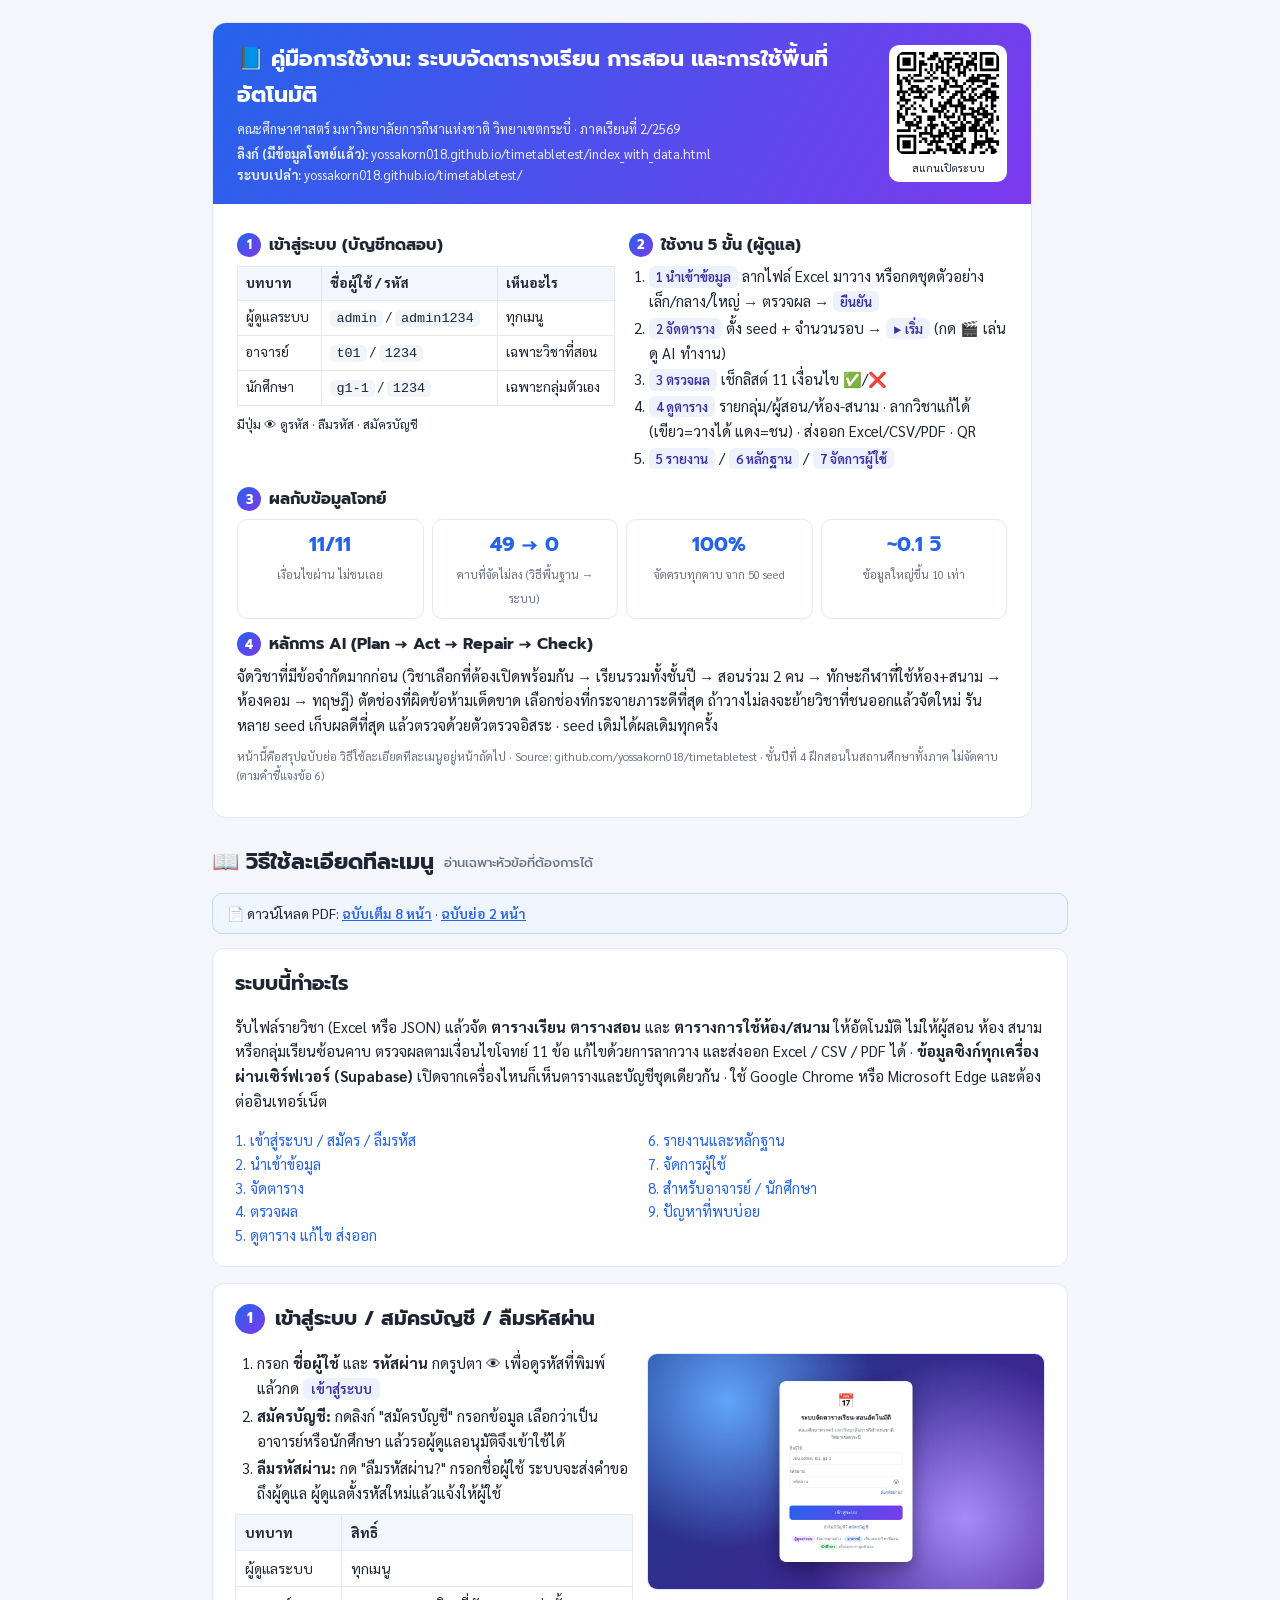
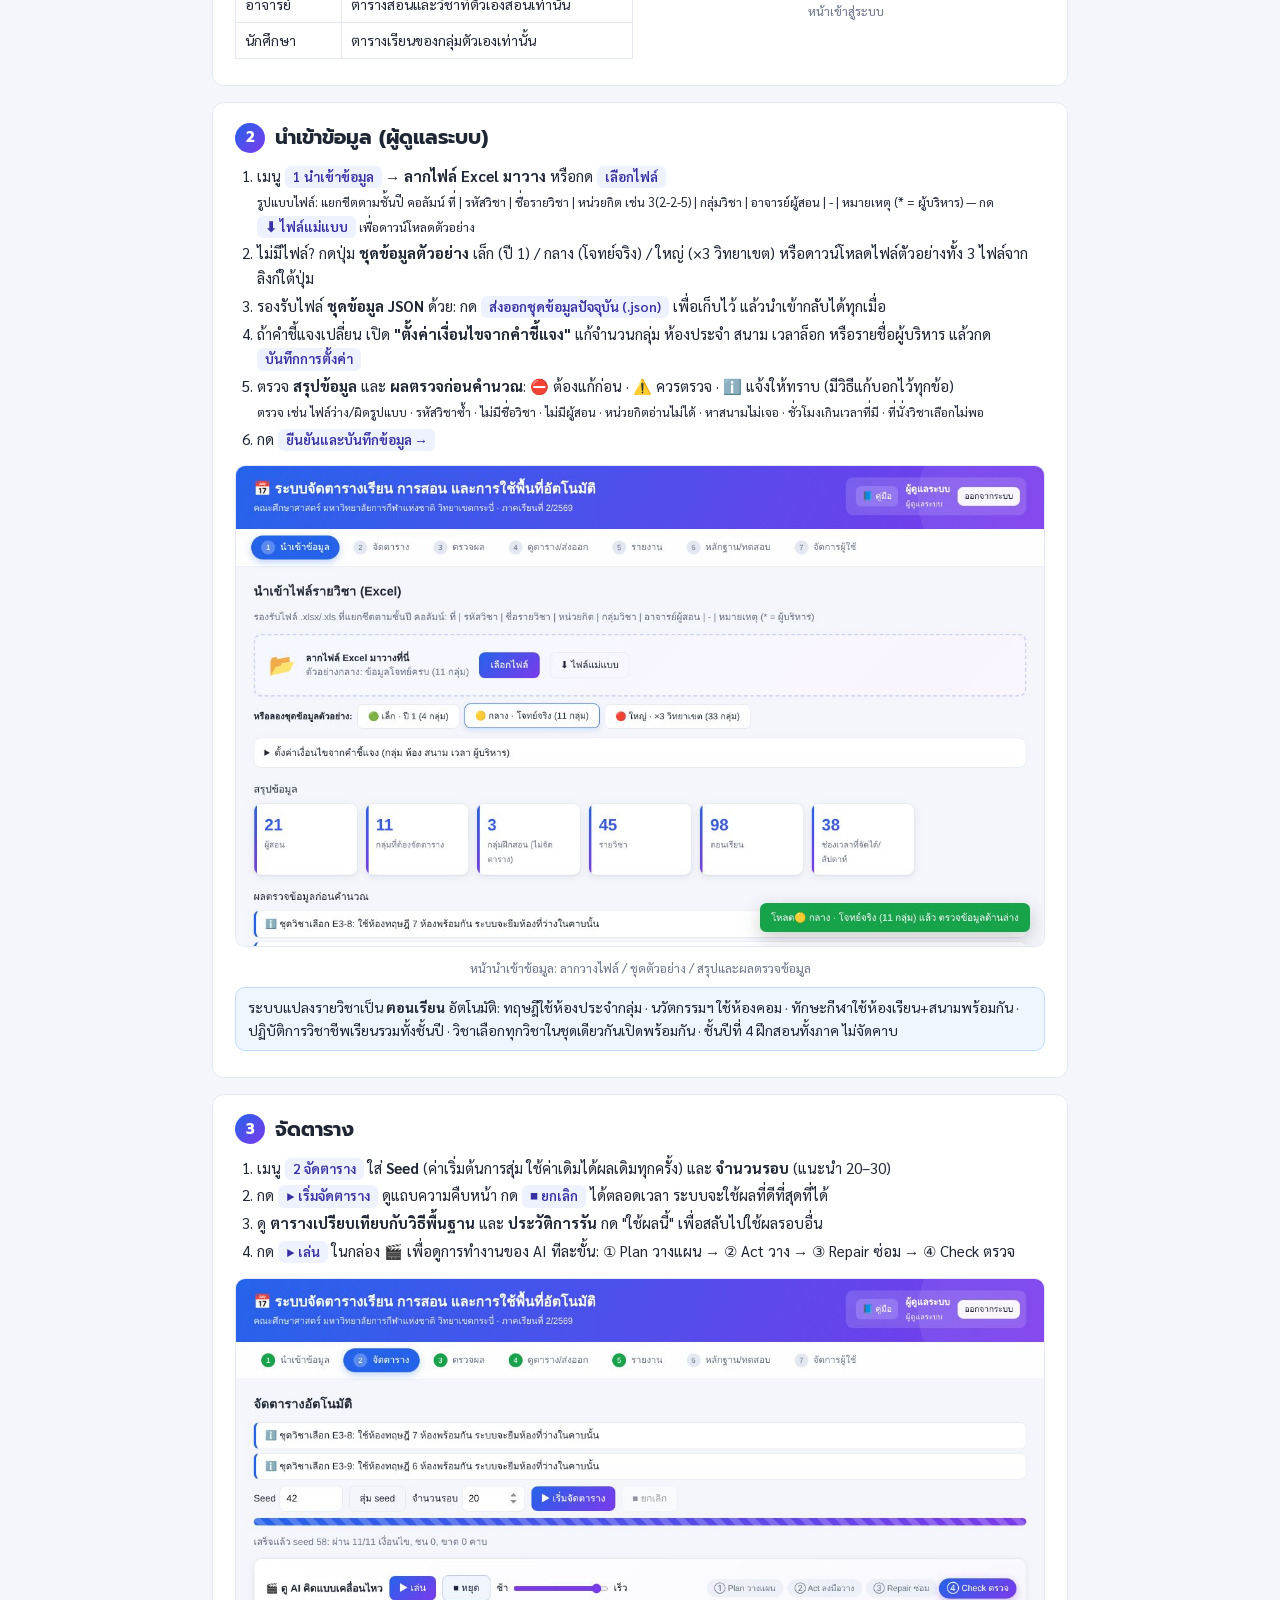
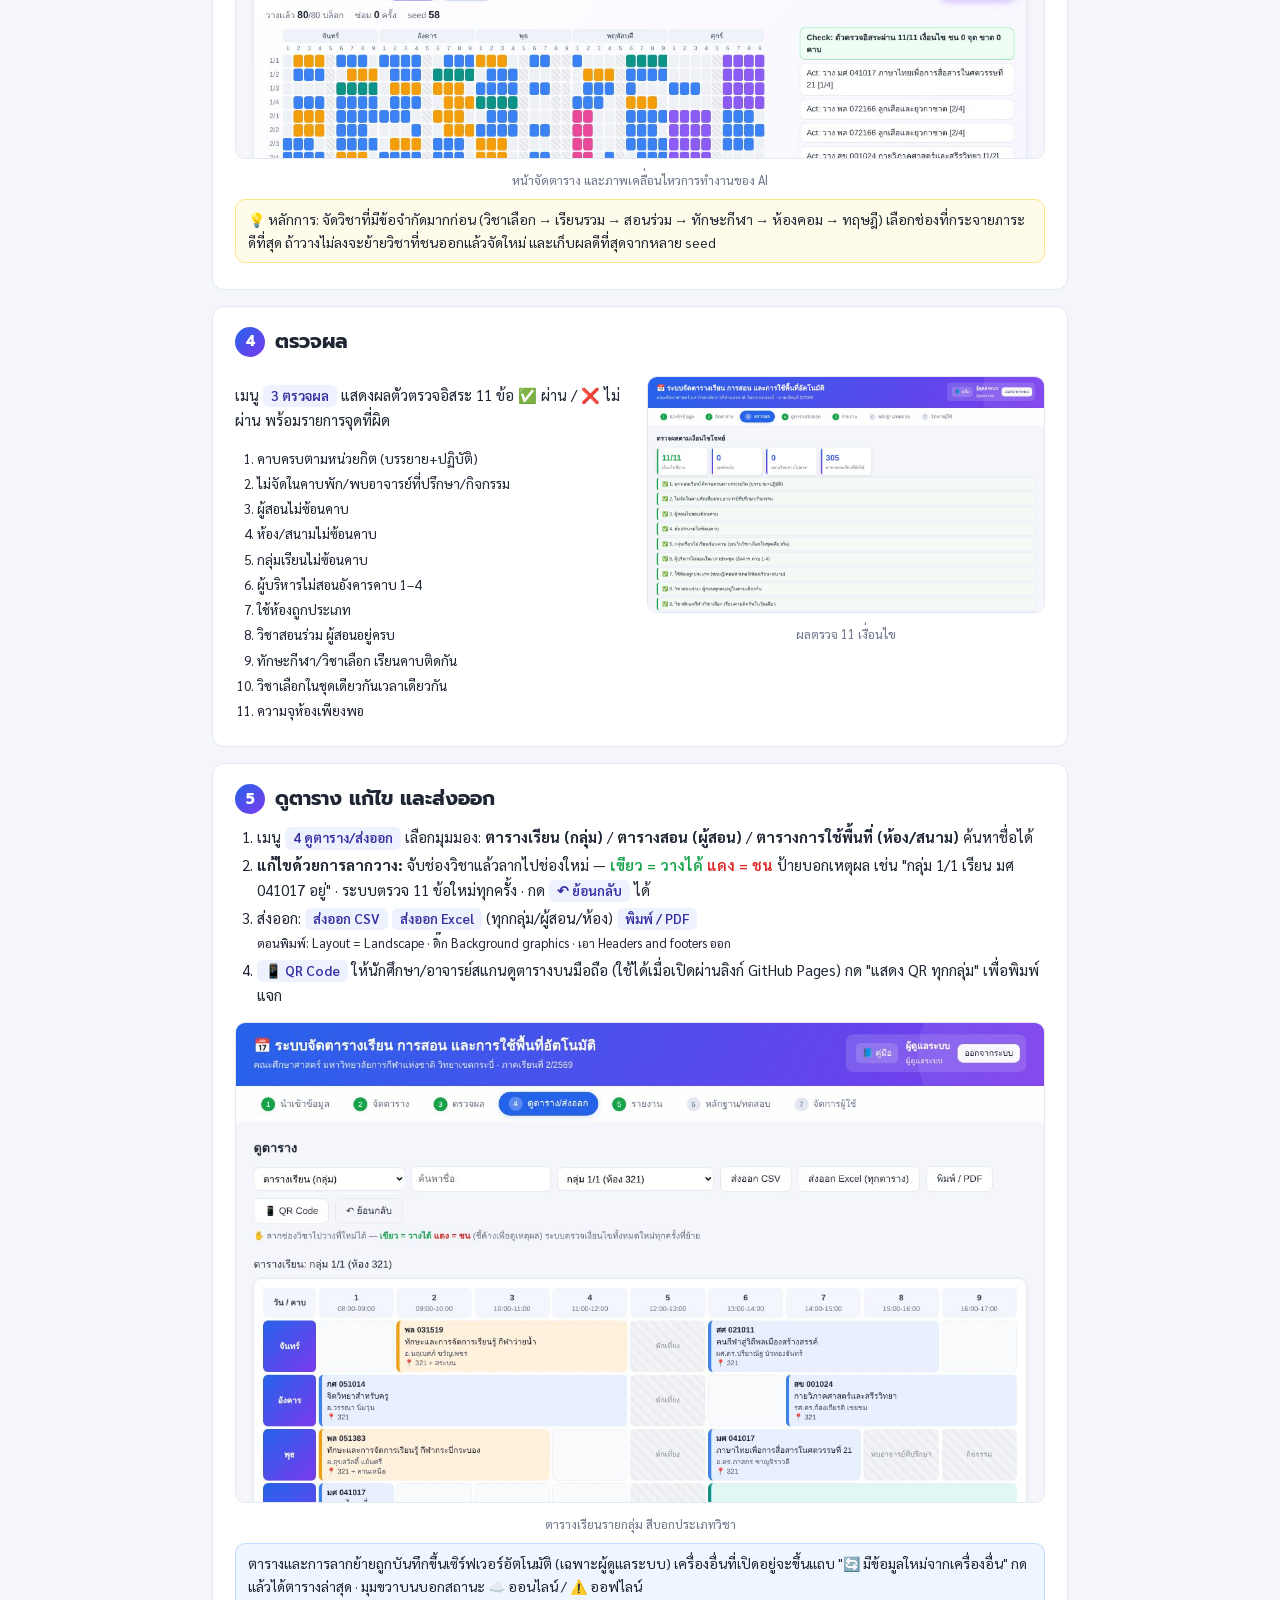
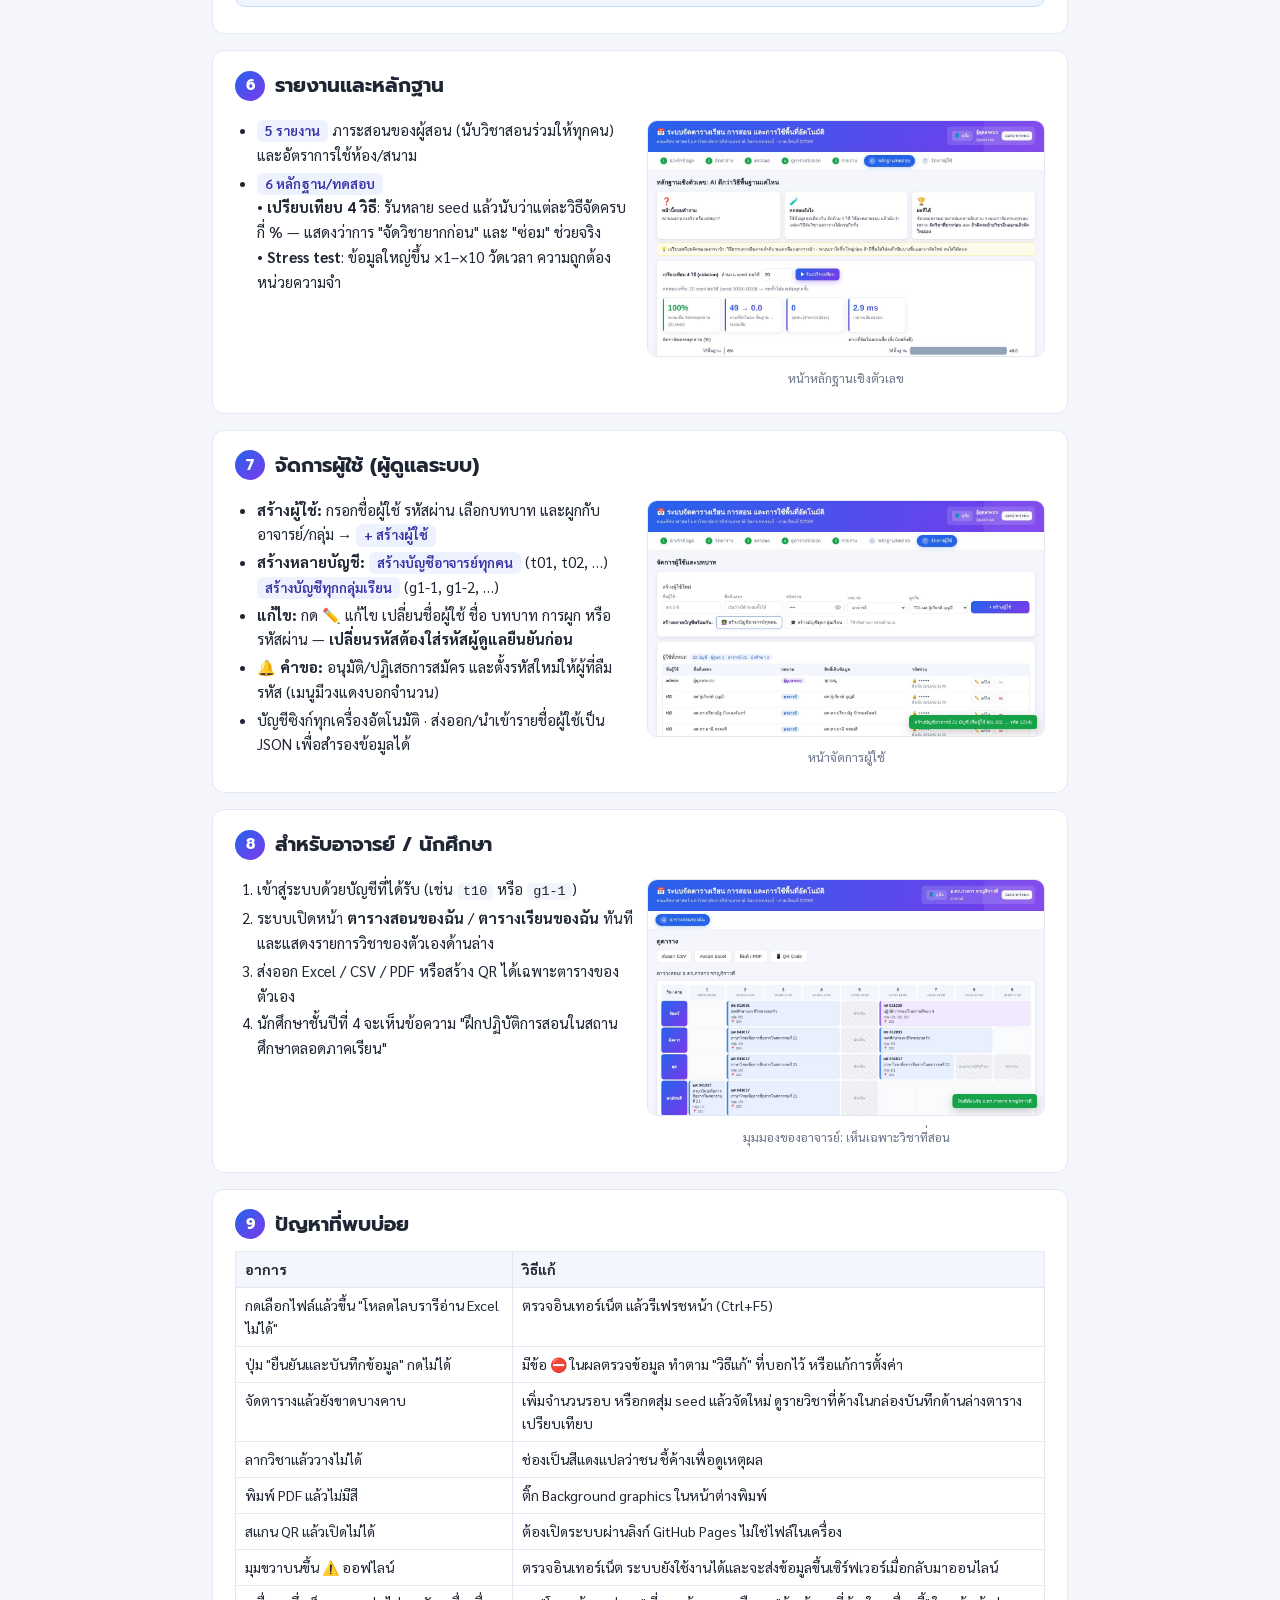
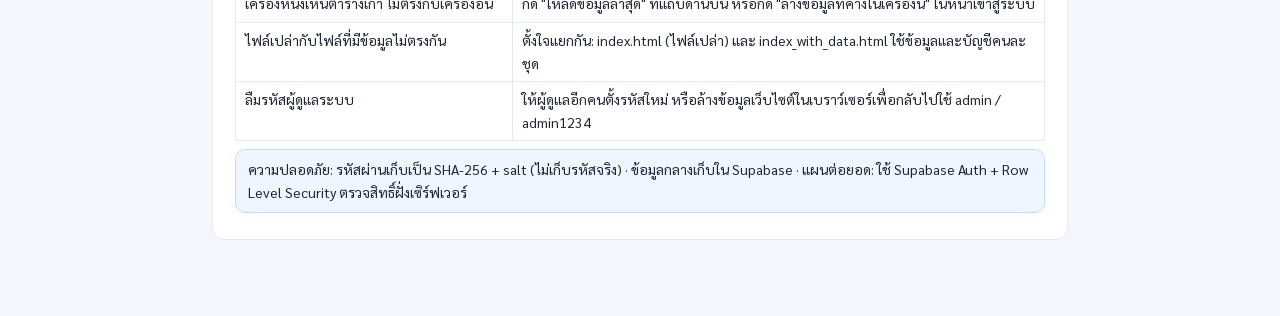
<file: manual.html>
<!DOCTYPE html>
<html lang="th">
<head>
<meta charset="utf-8">
<meta name="viewport" content="width=device-width, initial-scale=1">
<title>คู่มือการใช้งาน — ระบบจัดตารางเรียน-สอนอัตโนมัติ</title>
<link href="https://fonts.googleapis.com/css2?family=Prompt:wght@500;600&family=Sarabun:wght@400;600;700&display=swap" rel="stylesheet">
<style>
  :root { --pri: #2563eb; --pri2: #7c3aed; --line: #e3e8f2; --muted: #6b7489; }
  * { box-sizing: border-box; }
  body { margin: 0; font-family: "Sarabun", "Leelawadee UI", Tahoma, sans-serif; color: #1e2533; background: #f4f6fb; line-height: 1.65; font-size: 15px; }
  h1, h2, h3 { font-family: "Prompt", "Sarabun", sans-serif; }
  .wrap { max-width: 900px; margin: 0 auto; padding: 0 22px 60px; }
  header { background: linear-gradient(120deg, var(--pri), var(--pri2)); color: #fff; padding: 30px 22px; margin-bottom: 22px; }
  header .wrap { padding-bottom: 0; }
  header h1 { margin: 0; font-size: 26px; } header p { margin: 6px 0 0; opacity: .9; }
  .card { background: #fff; border: 1px solid var(--line); border-radius: 12px; padding: 18px 22px; margin-bottom: 16px; }
  h2 { font-size: 20px; margin: 0 0 10px; display: flex; align-items: center; gap: 10px; }
  h2 .n { background: linear-gradient(135deg, var(--pri), var(--pri2)); color: #fff; width: 30px; height: 30px; border-radius: 50%; display: inline-grid; place-items: center; font-size: 15px; flex: none; }
  h3 { font-size: 16px; margin: 14px 0 6px; }
  ol, ul { margin: 6px 0; padding-left: 22px; } li { margin: 3px 0; }
  img { width: 100%; border: 1px solid var(--line); border-radius: 10px; margin: 8px 0 4px; }
  .cap { font-size: 12.5px; color: var(--muted); text-align: center; margin: 0 0 6px; }
  table { border-collapse: collapse; width: 100%; font-size: 14px; margin: 8px 0; }
  th, td { border: 1px solid var(--line); padding: 6px 9px; text-align: left; vertical-align: top; }
  th { background: #f3f6fc; }
  .tip { background: #fffbeb; border: 1px solid #fde68a; border-radius: 10px; padding: 8px 12px; font-size: 14px; margin: 8px 0; }
  .note { background: #eff6ff; border: 1px solid #bfdbfe; border-radius: 10px; padding: 8px 12px; font-size: 14px; margin: 8px 0; }
  code, kbd { background: #f1f5f9; border-radius: 5px; padding: 1px 6px; font-size: 13.5px; }
  .b { display: inline-block; padding: 0 8px; border-radius: 6px; background: #eef2ff; color: #3730a3; font-size: 13.5px; font-weight: 600; }
  .two { display: grid; grid-template-columns: 1fr 1fr; gap: 14px; }
  .toc { columns: 2; font-size: 14.5px; } .toc a { color: var(--pri); text-decoration: none; }
  @media (max-width: 700px) { .two { grid-template-columns: 1fr; } .toc { columns: 1; } }
  @media print {
    @page { size: A4; margin: 12mm; }
    * { -webkit-print-color-adjust: exact; print-color-adjust: exact; }
    body { background: #fff; font-size: 12.5px; }
    header { padding: 16px 18px; margin-bottom: 12px; border-radius: 10px; } header h1 { font-size: 21px; }
    .wrap { padding: 0; }
    .card { break-inside: avoid; padding: 12px 16px; margin-bottom: 10px; }
    .card.big { break-inside: avoid; } h2 { break-after: avoid; }
    img { max-height: 320px; object-fit: contain; object-position: top; }
    h2 { font-size: 17px; }
  }
.quick .page{max-width:820px;margin:20px auto;background:#fff;border-radius:14px;overflow:hidden;border:1px solid var(--line)}
.quick .head{background:linear-gradient(120deg,var(--pri),var(--pri2));color:#fff;padding:18px 24px;display:flex;justify-content:space-between;gap:16px;align-items:center}
.quick .head h1{margin:0;font-size:22px}
.quick .head p{margin:4px 0 0;opacity:.9;font-size:13px}
.quick .qr{background:#fff;border-radius:10px;padding:6px;width:118px;text-align:center;color:#1e2533;font-size:10.5px;flex:none}
.quick .qr svg{width:104px;height:104px}
.quick .body{padding:16px 24px 20px}
.quick h2{font-size:16px;margin:12px 0 6px;display:flex;gap:8px;align-items:center}
.quick h2 .n{background:linear-gradient(135deg,var(--pri),var(--pri2));color:#fff;width:24px;height:24px;border-radius:50%;display:inline-grid;place-items:center;font-size:13px}
.quick table{border-collapse:collapse;width:100%;font-size:13.5px}
.quick th,.quick td{border:1px solid var(--line);padding:5px 8px;text-align:left;vertical-align:top}
.quick th{background:#f3f6fc}
.quick code{background:#f1f5f9;border-radius:5px;padding:1px 6px}
.quick .b{display:inline-block;padding:0 7px;border-radius:6px;background:#eef2ff;color:#3730a3;font-weight:600;font-size:13px}
.quick ol{margin:4px 0;padding-left:20px}
.quick li{margin:2px 0}
.quick .grid{display:grid;grid-template-columns:1fr 1fr;gap:14px}
.quick .hl{display:grid;grid-template-columns:repeat(4,1fr);gap:8px;margin-top:6px}
.quick .hl div{border:1px solid var(--line);border-radius:10px;padding:8px;text-align:center}
.quick .hl b{display:block;font-size:20px;font-family:"Prompt",sans-serif;color:var(--pri)}
.quick .hl span{font-size:11.5px;color:var(--muted)}
.quick .foot{font-size:11.5px;color:var(--muted);margin-top:10px}
.quick{max-width:900px;margin:22px auto 26px;padding:0 22px}
.quick .page{margin:0}
@media print{.quick{padding:0;margin:0;break-after:page}.quick .page{border:0;border-radius:10px}}
.parttitle{font-family:"Prompt",sans-serif;font-size:22px;margin:6px 0 12px;display:flex;align-items:center;gap:10px}
.parttitle span{font-size:13px;font-weight:500;color:#6b7489}

.dlpdf{background:#eff6ff;border:1px solid #bfdbfe;border-radius:10px;padding:8px 14px;margin:0 0 14px;font-size:14px}.dlpdf a{color:#2563eb;font-weight:600}
@media print{.dlpdf{display:none}}
</style>
</head>
<body>
<div class="quick"><div class="page">
<div class="head"><div><h1>📘 คู่มือการใช้งาน: ระบบจัดตารางเรียน การสอน และการใช้พื้นที่อัตโนมัติ</h1>
<p>คณะศึกษาศาสตร์ มหาวิทยาลัยการกีฬาแห่งชาติ วิทยาเขตกระบี่ · ภาคเรียนที่ 2/2569</p>
<p><b>ลิงก์ (มีข้อมูลโจทย์แล้ว):</b> yossakorn018.github.io/timetabletest/index_with_data.html<br><b>ระบบเปล่า:</b> yossakorn018.github.io/timetabletest/</p></div>
<div class="qr"><img src="manual/qr.svg" alt="QR" style="width:104px;height:104px;border:0;margin:0"><br>สแกนเปิดระบบ</div></div>
<div class="body">
<div class="grid">
<div><h2><span class="n">1</span>เข้าสู่ระบบ (บัญชีทดสอบ)</h2>
<table><tr><th>บทบาท</th><th>ชื่อผู้ใช้ / รหัส</th><th>เห็นอะไร</th></tr>
<tr><td>ผู้ดูแลระบบ</td><td><code>admin</code> / <code>admin1234</code></td><td>ทุกเมนู</td></tr>
<tr><td>อาจารย์</td><td><code>t01</code> / <code>1234</code></td><td>เฉพาะวิชาที่สอน</td></tr>
<tr><td>นักศึกษา</td><td><code>g1-1</code> / <code>1234</code></td><td>เฉพาะกลุ่มตัวเอง</td></tr></table>
<p style="margin:4px 0 0;font-size:12.5px">มีปุ่ม 👁 ดูรหัส · ลืมรหัส · สมัครบัญชี</p></div>
<div><h2><span class="n">2</span>ใช้งาน 5 ขั้น (ผู้ดูแล)</h2>
<ol><li><span class="b">1 นำเข้าข้อมูล</span> ลากไฟล์ Excel มาวาง หรือกดชุดตัวอย่าง เล็ก/กลาง/ใหญ่ → ตรวจผล → <span class="b">ยืนยัน</span></li>
<li><span class="b">2 จัดตาราง</span> ตั้ง seed + จำนวนรอบ → <span class="b">▶ เริ่ม</span> (กด 🎬 เล่น ดู AI ทำงาน)</li>
<li><span class="b">3 ตรวจผล</span> เช็กลิสต์ 11 เงื่อนไข ✅/❌</li>
<li><span class="b">4 ดูตาราง</span> รายกลุ่ม/ผู้สอน/ห้อง-สนาม · ลากวิชาแก้ได้ (เขียว=วางได้ แดง=ชน) · ส่งออก Excel/CSV/PDF · QR</li>
<li><span class="b">5 รายงาน</span> / <span class="b">6 หลักฐาน</span> / <span class="b">7 จัดการผู้ใช้</span></li></ol></div>
</div>
<h2><span class="n">3</span>ผลกับข้อมูลโจทย์</h2>
<div class="hl"><div><b>11/11</b><span>เงื่อนไขผ่าน ไม่ชนเลย</span></div><div><b>49 → 0</b><span>คาบที่จัดไม่ลง (วิธีพื้นฐาน → ระบบ)</span></div>
<div><b>100%</b><span>จัดครบทุกคาบ จาก 50 seed</span></div><div><b>~0.1 วิ</b><span>ข้อมูลใหญ่ขึ้น 10 เท่า</span></div></div>
<h2><span class="n">4</span>หลักการ AI (Plan → Act → Repair → Check)</h2>
<p style="margin:0">จัดวิชาที่มีข้อจำกัดมากก่อน (วิชาเลือกที่ต้องเปิดพร้อมกัน → เรียนรวมทั้งชั้นปี → สอนร่วม 2 คน → ทักษะกีฬาที่ใช้ห้อง+สนาม → ห้องคอม → ทฤษฎี)
ตัดช่องที่ผิดข้อห้ามเด็ดขาด เลือกช่องที่กระจายภาระดีที่สุด ถ้าวางไม่ลงจะย้ายวิชาที่ชนออกแล้วจัดใหม่ รันหลาย seed เก็บผลดีที่สุด แล้วตรวจด้วยตัวตรวจอิสระ · seed เดิมได้ผลเดิมทุกครั้ง</p>
<p class="foot">หน้านี้คือสรุปฉบับย่อ วิธีใช้ละเอียดทีละเมนูอยู่หน้าถัดไป · Source: github.com/yossakorn018/timetabletest · ชั้นปีที่ 4 ฝึกสอนในสถานศึกษาทั้งภาค ไม่จัดคาบ (ตามคำชี้แจงข้อ 6)</p>
</div></div>
</div>
<div class="wrap">

<h2 class="parttitle">📖 วิธีใช้ละเอียดทีละเมนู <span>อ่านเฉพาะหัวข้อที่ต้องการได้</span></h2>
<p class="dlpdf">📄 ดาวน์โหลด PDF: <a href="คู่มือการใช้งาน_ฉบับเต็ม.pdf" download>ฉบับเต็ม 8 หน้า</a> · <a href="คู่มือการใช้งาน.pdf" download>ฉบับย่อ 2 หน้า</a></p>
<div class="card">
  <h2>ระบบนี้ทำอะไร</h2>
  <p>รับไฟล์รายวิชา (Excel หรือ JSON) แล้วจัด <b>ตารางเรียน</b> <b>ตารางสอน</b> และ <b>ตารางการใช้ห้อง/สนาม</b> ให้อัตโนมัติ ไม่ให้ผู้สอน ห้อง สนาม หรือกลุ่มเรียนซ้อนคาบ
     ตรวจผลตามเงื่อนไขโจทย์ 11 ข้อ แก้ไขด้วยการลากวาง และส่งออก Excel / CSV / PDF ได้ · <b>ข้อมูลซิงก์ทุกเครื่องผ่านเซิร์ฟเวอร์ (Supabase)</b> เปิดจากเครื่องไหนก็เห็นตารางและบัญชีชุดเดียวกัน · ใช้ Google Chrome หรือ Microsoft Edge และต้องต่ออินเทอร์เน็ต</p>
  <div class="toc">
    <a href="#s1">1. เข้าสู่ระบบ / สมัคร / ลืมรหัส</a><br><a href="#s2">2. นำเข้าข้อมูล</a><br><a href="#s3">3. จัดตาราง</a><br>
    <a href="#s4">4. ตรวจผล</a><br><a href="#s5">5. ดูตาราง แก้ไข ส่งออก</a><br><a href="#s6">6. รายงานและหลักฐาน</a><br>
    <a href="#s7">7. จัดการผู้ใช้</a><br><a href="#s8">8. สำหรับอาจารย์ / นักศึกษา</a><br><a href="#s9">9. ปัญหาที่พบบ่อย</a>
  </div>
</div>
<div class="card" id="s1">
  <h2><span class="n">1</span>เข้าสู่ระบบ / สมัครบัญชี / ลืมรหัสผ่าน</h2>
  <div class="two">
    <div>
      <ol>
        <li>กรอก <b>ชื่อผู้ใช้</b> และ <b>รหัสผ่าน</b> กดรูปตา 👁 เพื่อดูรหัสที่พิมพ์ แล้วกด <span class="b">เข้าสู่ระบบ</span></li>
        <li><b>สมัครบัญชี:</b> กดลิงก์ "สมัครบัญชี" กรอกข้อมูล เลือกว่าเป็นอาจารย์หรือนักศึกษา แล้วรอผู้ดูแลอนุมัติจึงเข้าใช้ได้</li>
        <li><b>ลืมรหัสผ่าน:</b> กด "ลืมรหัสผ่าน?" กรอกชื่อผู้ใช้ ระบบจะส่งคำขอถึงผู้ดูแล ผู้ดูแลตั้งรหัสใหม่แล้วแจ้งให้ผู้ใช้</li>
      </ol>
      <table><tr><th>บทบาท</th><th>สิทธิ์</th></tr>
        <tr><td>ผู้ดูแลระบบ</td><td>ทุกเมนู</td></tr>
        <tr><td>อาจารย์</td><td>ตารางสอนและวิชาที่ตัวเองสอนเท่านั้น</td></tr>
        <tr><td>นักศึกษา</td><td>ตารางเรียนของกลุ่มตัวเองเท่านั้น</td></tr></table>
    </div>
    <div><img src="manual/01-login.jpg" alt="หน้าเข้าสู่ระบบ"><p class="cap">หน้าเข้าสู่ระบบ</p></div>
  </div>
</div>

<div class="card big" id="s2">
  <h2><span class="n">2</span>นำเข้าข้อมูล (ผู้ดูแลระบบ)</h2>
  <ol>
    <li>เมนู <span class="b">1 นำเข้าข้อมูล</span> → <b>ลากไฟล์ Excel มาวาง</b> หรือกด <span class="b">เลือกไฟล์</span>
      <br><small>รูปแบบไฟล์: แยกชีตตามชั้นปี คอลัมน์ ที่ | รหัสวิชา | ชื่อรายวิชา | หน่วยกิต เช่น 3(2-2-5) | กลุ่มวิชา | อาจารย์ผู้สอน | - | หมายเหตุ (* = ผู้บริหาร) — กด <span class="b">⬇ ไฟล์แม่แบบ</span> เพื่อดาวน์โหลดตัวอย่าง</small></li>
    <li>ไม่มีไฟล์? กดปุ่ม <b>ชุดข้อมูลตัวอย่าง</b> เล็ก (ปี 1) / กลาง (โจทย์จริง) / ใหญ่ (×3 วิทยาเขต) หรือดาวน์โหลดไฟล์ตัวอย่างทั้ง 3 ไฟล์จากลิงก์ใต้ปุ่ม</li>
    <li>รองรับไฟล์ <b>ชุดข้อมูล JSON</b> ด้วย: กด <span class="b">ส่งออกชุดข้อมูลปัจจุบัน (.json)</span> เพื่อเก็บไว้ แล้วนำเข้ากลับได้ทุกเมื่อ</li>
    <li>ถ้าคำชี้แจงเปลี่ยน เปิด <b>"ตั้งค่าเงื่อนไขจากคำชี้แจง"</b> แก้จำนวนกลุ่ม ห้องประจำ สนาม เวลาล็อก หรือรายชื่อผู้บริหาร แล้วกด <span class="b">บันทึกการตั้งค่า</span></li>
    <li>ตรวจ <b>สรุปข้อมูล</b> และ <b>ผลตรวจก่อนคำนวณ</b>: ⛔ ต้องแก้ก่อน · ⚠️ ควรตรวจ · ℹ️ แจ้งให้ทราบ (มีวิธีแก้บอกไว้ทุกข้อ)
      <br><small>ตรวจ เช่น ไฟล์ว่าง/ผิดรูปแบบ · รหัสวิชาซ้ำ · ไม่มีชื่อวิชา · ไม่มีผู้สอน · หน่วยกิตอ่านไม่ได้ · หาสนามไม่เจอ · ชั่วโมงเกินเวลาที่มี · ที่นั่งวิชาเลือกไม่พอ</small></li>
    <li>กด <span class="b">ยืนยันและบันทึกข้อมูล →</span></li>
  </ol>
  <img src="manual/02-import.jpg" alt="หน้านำเข้าข้อมูล"><p class="cap">หน้านำเข้าข้อมูล: ลากวางไฟล์ / ชุดตัวอย่าง / สรุปและผลตรวจข้อมูล</p>
  <div class="note">ระบบแปลงรายวิชาเป็น <b>ตอนเรียน</b> อัตโนมัติ: ทฤษฎีใช้ห้องประจำกลุ่ม · นวัตกรรมฯ ใช้ห้องคอม · ทักษะกีฬาใช้ห้องเรียน+สนามพร้อมกัน ·
    ปฏิบัติการวิชาชีพเรียนรวมทั้งชั้นปี · วิชาเลือกทุกวิชาในชุดเดียวกันเปิดพร้อมกัน · ชั้นปีที่ 4 ฝึกสอนทั้งภาค ไม่จัดคาบ</div>
</div>

<div class="card big" id="s3">
  <h2><span class="n">3</span>จัดตาราง</h2>
  <ol>
    <li>เมนู <span class="b">2 จัดตาราง</span> ใส่ <b>Seed</b> (ค่าเริ่มต้นการสุ่ม ใช้ค่าเดิมได้ผลเดิมทุกครั้ง) และ <b>จำนวนรอบ</b> (แนะนำ 20–30)</li>
    <li>กด <span class="b">▶ เริ่มจัดตาราง</span> ดูแถบความคืบหน้า กด <span class="b">■ ยกเลิก</span> ได้ตลอดเวลา ระบบจะใช้ผลที่ดีที่สุดที่ได้</li>
    <li>ดู <b>ตารางเปรียบเทียบกับวิธีพื้นฐาน</b> และ <b>ประวัติการรัน</b> กด "ใช้ผลนี้" เพื่อสลับไปใช้ผลรอบอื่น</li>
    <li>กด <span class="b">▶ เล่น</span> ในกล่อง 🎬 เพื่อดูการทำงานของ AI ทีละขั้น: ① Plan วางแผน → ② Act วาง → ③ Repair ซ่อม → ④ Check ตรวจ</li>
  </ol>
  <img src="manual/03-solve.jpg" alt="หน้าจัดตาราง"><p class="cap">หน้าจัดตาราง และภาพเคลื่อนไหวการทำงานของ AI</p>
  <div class="tip">💡 หลักการ: จัดวิชาที่มีข้อจำกัดมากก่อน (วิชาเลือก → เรียนรวม → สอนร่วม → ทักษะกีฬา → ห้องคอม → ทฤษฎี) เลือกช่องที่กระจายภาระดีที่สุด
    ถ้าวางไม่ลงจะย้ายวิชาที่ชนออกแล้วจัดใหม่ และเก็บผลดีที่สุดจากหลาย seed</div>
</div>

<div class="card" id="s4">
  <h2><span class="n">4</span>ตรวจผล</h2>
  <div class="two">
    <div>
      <p>เมนู <span class="b">3 ตรวจผล</span> แสดงผลตัวตรวจอิสระ 11 ข้อ ✅ ผ่าน / ❌ ไม่ผ่าน พร้อมรายการจุดที่ผิด</p>
      <ol style="font-size:13.5px">
        <li>คาบครบตามหน่วยกิต (บรรยาย+ปฏิบัติ)</li><li>ไม่จัดในคาบพัก/พบอาจารย์ที่ปรึกษา/กิจกรรม</li><li>ผู้สอนไม่ซ้อนคาบ</li>
        <li>ห้อง/สนามไม่ซ้อนคาบ</li><li>กลุ่มเรียนไม่ซ้อนคาบ</li><li>ผู้บริหารไม่สอนอังคารคาบ 1–4</li><li>ใช้ห้องถูกประเภท</li>
        <li>วิชาสอนร่วม ผู้สอนอยู่ครบ</li><li>ทักษะกีฬา/วิชาเลือก เรียนคาบติดกัน</li><li>วิชาเลือกในชุดเดียวกันเวลาเดียวกัน</li><li>ความจุห้องเพียงพอ</li>
      </ol>
    </div>
    <div><img src="manual/04-check.jpg" alt="หน้าตรวจผล"><p class="cap">ผลตรวจ 11 เงื่อนไข</p></div>
  </div>
</div>

<div class="card big" id="s5">
  <h2><span class="n">5</span>ดูตาราง แก้ไข และส่งออก</h2>
  <ol>
    <li>เมนู <span class="b">4 ดูตาราง/ส่งออก</span> เลือกมุมมอง: <b>ตารางเรียน (กลุ่ม)</b> / <b>ตารางสอน (ผู้สอน)</b> / <b>ตารางการใช้พื้นที่ (ห้อง/สนาม)</b> ค้นหาชื่อได้</li>
    <li><b>แก้ไขด้วยการลากวาง:</b> จับช่องวิชาแล้วลากไปช่องใหม่ — <span style="color:#16a34a;font-weight:600">เขียว = วางได้</span>
      <span style="color:#dc2626;font-weight:600">แดง = ชน</span> ป้ายบอกเหตุผล เช่น "กลุ่ม 1/1 เรียน มศ 041017 อยู่" · ระบบตรวจ 11 ข้อใหม่ทุกครั้ง · กด <span class="b">↶ ย้อนกลับ</span> ได้</li>
    <li>ส่งออก: <span class="b">ส่งออก CSV</span> <span class="b">ส่งออก Excel</span> (ทุกกลุ่ม/ผู้สอน/ห้อง) <span class="b">พิมพ์ / PDF</span>
      <br><small>ตอนพิมพ์: Layout = Landscape · ติ๊ก Background graphics · เอา Headers and footers ออก</small></li>
    <li><span class="b">📱 QR Code</span> ให้นักศึกษา/อาจารย์สแกนดูตารางบนมือถือ (ใช้ได้เมื่อเปิดผ่านลิงก์ GitHub Pages) กด "แสดง QR ทุกกลุ่ม" เพื่อพิมพ์แจก</li>
  </ol>
  <img src="manual/05-view.jpg" alt="หน้าดูตาราง"><p class="cap">ตารางเรียนรายกลุ่ม สีบอกประเภทวิชา</p>
  <div class="note">ตารางและการลากย้ายถูกบันทึกขึ้นเซิร์ฟเวอร์อัตโนมัติ (เฉพาะผู้ดูแลระบบ) เครื่องอื่นที่เปิดอยู่จะขึ้นแถบ "🔄 มีข้อมูลใหม่จากเครื่องอื่น" กดแล้วได้ตารางล่าสุด · มุมขวาบนบอกสถานะ ☁️ ออนไลน์ / ⚠️ ออฟไลน์</div>
</div>

<div class="card" id="s6">
  <h2><span class="n">6</span>รายงานและหลักฐาน</h2>
  <div class="two">
    <div>
      <ul>
        <li><span class="b">5 รายงาน</span> ภาระสอนของผู้สอน (นับวิชาสอนร่วมให้ทุกคน) และอัตราการใช้ห้อง/สนาม</li>
        <li><span class="b">6 หลักฐาน/ทดสอบ</span>
          <br>• <b>เปรียบเทียบ 4 วิธี</b>: รันหลาย seed แล้วนับว่าแต่ละวิธีจัดครบกี่ % — แสดงว่าการ "จัดวิชายากก่อน" และ "ซ่อม" ช่วยจริง
          <br>• <b>Stress test</b>: ข้อมูลใหญ่ขึ้น ×1–×10 วัดเวลา ความถูกต้อง หน่วยความจำ</li>
      </ul>
    </div>
    <div><img src="manual/06-bench.jpg" alt="หน้าหลักฐาน"><p class="cap">หน้าหลักฐานเชิงตัวเลข</p></div>
  </div>
</div>

<div class="card" id="s7">
  <h2><span class="n">7</span>จัดการผู้ใช้ (ผู้ดูแลระบบ)</h2>
  <div class="two">
    <div>
      <ul>
        <li><b>สร้างผู้ใช้:</b> กรอกชื่อผู้ใช้ รหัสผ่าน เลือกบทบาท และผูกกับอาจารย์/กลุ่ม → <span class="b">+ สร้างผู้ใช้</span></li>
        <li><b>สร้างหลายบัญชี:</b> <span class="b">สร้างบัญชีอาจารย์ทุกคน</span> (t01, t02, …) <span class="b">สร้างบัญชีทุกกลุ่มเรียน</span> (g1-1, g1-2, …)</li>
        <li><b>แก้ไข:</b> กด ✏️ แก้ไข เปลี่ยนชื่อผู้ใช้ ชื่อ บทบาท การผูก หรือรหัสผ่าน — <b>เปลี่ยนรหัสต้องใส่รหัสผู้ดูแลยืนยันก่อน</b></li>
        <li><b>🔔 คำขอ:</b> อนุมัติ/ปฏิเสธการสมัคร และตั้งรหัสใหม่ให้ผู้ที่ลืมรหัส (เมนูมีวงแดงบอกจำนวน)</li>
        <li>บัญชีซิงก์ทุกเครื่องอัตโนมัติ · ส่งออก/นำเข้ารายชื่อผู้ใช้เป็น JSON เพื่อสำรองข้อมูลได้</li>
      </ul>
    </div>
    <div><img src="manual/07-users.jpg" alt="หน้าจัดการผู้ใช้"><p class="cap">หน้าจัดการผู้ใช้</p></div>
  </div>
</div>

<div class="card" id="s8">
  <h2><span class="n">8</span>สำหรับอาจารย์ / นักศึกษา</h2>
  <div class="two">
    <div>
      <ol>
        <li>เข้าสู่ระบบด้วยบัญชีที่ได้รับ (เช่น <code>t10</code> หรือ <code>g1-1</code>)</li>
        <li>ระบบเปิดหน้า <b>ตารางสอนของฉัน</b> / <b>ตารางเรียนของฉัน</b> ทันที และแสดงรายการวิชาของตัวเองด้านล่าง</li>
        <li>ส่งออก Excel / CSV / PDF หรือสร้าง QR ได้เฉพาะตารางของตัวเอง</li>
        <li>นักศึกษาชั้นปีที่ 4 จะเห็นข้อความ "ฝึกปฏิบัติการสอนในสถานศึกษาตลอดภาคเรียน"</li>
      </ol>
    </div>
    <div><img src="manual/08-teacher.jpg" alt="มุมมองอาจารย์"><p class="cap">มุมมองของอาจารย์: เห็นเฉพาะวิชาที่สอน</p></div>
  </div>
</div>

<div class="card" id="s9">
  <h2><span class="n">9</span>ปัญหาที่พบบ่อย</h2>
  <table>
    <tr><th>อาการ</th><th>วิธีแก้</th></tr>
    <tr><td>กดเลือกไฟล์แล้วขึ้น "โหลดไลบรารีอ่าน Excel ไม่ได้"</td><td>ตรวจอินเทอร์เน็ต แล้วรีเฟรชหน้า (Ctrl+F5)</td></tr>
    <tr><td>ปุ่ม "ยืนยันและบันทึกข้อมูล" กดไม่ได้</td><td>มีข้อ ⛔ ในผลตรวจข้อมูล ทำตาม "วิธีแก้" ที่บอกไว้ หรือแก้การตั้งค่า</td></tr>
    <tr><td>จัดตารางแล้วยังขาดบางคาบ</td><td>เพิ่มจำนวนรอบ หรือกดสุ่ม seed แล้วจัดใหม่ ดูรายวิชาที่ค้างในกล่องบันทึกด้านล่างตารางเปรียบเทียบ</td></tr>
    <tr><td>ลากวิชาแล้ววางไม่ได้</td><td>ช่องเป็นสีแดงแปลว่าชน ชี้ค้างเพื่อดูเหตุผล</td></tr>
    <tr><td>พิมพ์ PDF แล้วไม่มีสี</td><td>ติ๊ก Background graphics ในหน้าต่างพิมพ์</td></tr>
    <tr><td>สแกน QR แล้วเปิดไม่ได้</td><td>ต้องเปิดระบบผ่านลิงก์ GitHub Pages ไม่ใช่ไฟล์ในเครื่อง</td></tr>
    <tr><td>มุมขวาบนขึ้น ⚠️ ออฟไลน์</td><td>ตรวจอินเทอร์เน็ต ระบบยังใช้งานได้และจะส่งข้อมูลขึ้นเซิร์ฟเวอร์เมื่อกลับมาออนไลน์</td></tr>
    <tr><td>เครื่องหนึ่งเห็นตารางเก่า ไม่ตรงกับเครื่องอื่น</td><td>กด "โหลดข้อมูลล่าสุด" ที่แถบด้านบน หรือกด "ล้างข้อมูลที่ค้างในเครื่องนี้" ในหน้าเข้าสู่ระบบ</td></tr>
    <tr><td>ไฟล์เปล่ากับไฟล์ที่มีข้อมูลไม่ตรงกัน</td><td>ตั้งใจแยกกัน: index.html (ไฟล์เปล่า) และ index_with_data.html ใช้ข้อมูลและบัญชีคนละชุด</td></tr>
    <tr><td>ลืมรหัสผู้ดูแลระบบ</td><td>ให้ผู้ดูแลอีกคนตั้งรหัสใหม่ หรือล้างข้อมูลเว็บไซต์ในเบราว์เซอร์เพื่อกลับไปใช้ admin / admin1234</td></tr>
  </table>
  <div class="note">ความปลอดภัย: รหัสผ่านเก็บเป็น SHA-256 + salt (ไม่เก็บรหัสจริง) · ข้อมูลกลางเก็บใน Supabase · แผนต่อยอด: ใช้ Supabase Auth + Row Level Security ตรวจสิทธิ์ฝั่งเซิร์ฟเวอร์</div>
</div>

</div>
</body>
</html>
</file>
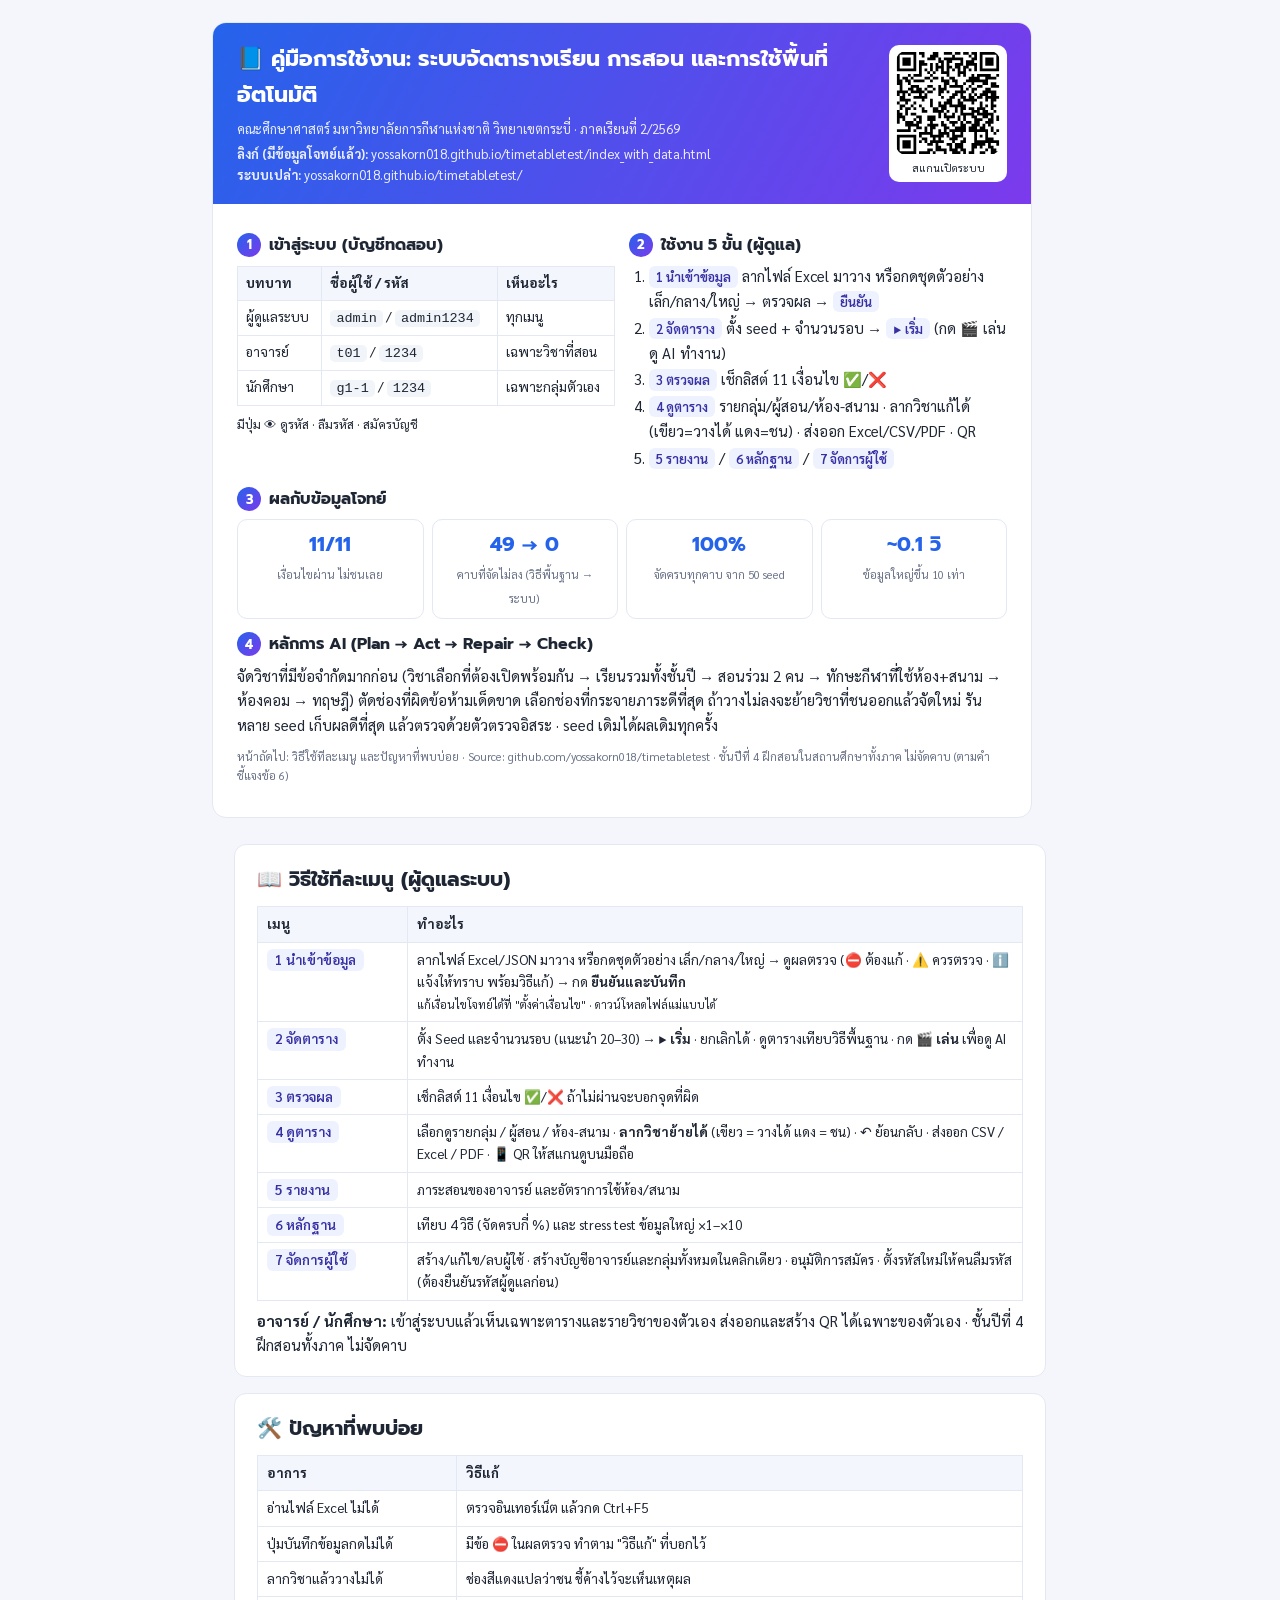
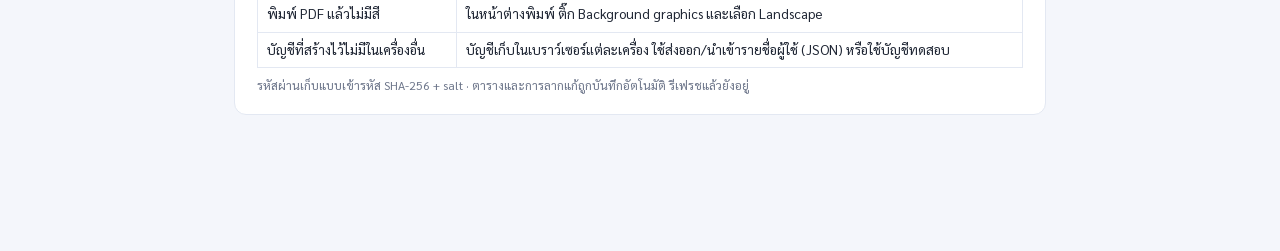
<file: manual_short.html>
<!DOCTYPE html>
<html lang="th">
<head>
<meta charset="utf-8">
<meta name="viewport" content="width=device-width, initial-scale=1">
<title>คู่มือการใช้งาน — ระบบจัดตารางเรียน-สอนอัตโนมัติ</title>
<link href="https://fonts.googleapis.com/css2?family=Prompt:wght@500;600&family=Sarabun:wght@400;600;700&display=swap" rel="stylesheet">
<style>
  :root { --pri: #2563eb; --pri2: #7c3aed; --line: #e3e8f2; --muted: #6b7489; }
  * { box-sizing: border-box; }
  body { margin: 0; font-family: "Sarabun", "Leelawadee UI", Tahoma, sans-serif; color: #1e2533; background: #f4f6fb; line-height: 1.65; font-size: 15px; }
  h1, h2, h3 { font-family: "Prompt", "Sarabun", sans-serif; }
  .wrap { max-width: 900px; margin: 0 auto; padding: 0 22px 60px; }
  header { background: linear-gradient(120deg, var(--pri), var(--pri2)); color: #fff; padding: 30px 22px; margin-bottom: 22px; }
  header .wrap { padding-bottom: 0; }
  header h1 { margin: 0; font-size: 26px; } header p { margin: 6px 0 0; opacity: .9; }
  .card { background: #fff; border: 1px solid var(--line); border-radius: 12px; padding: 18px 22px; margin-bottom: 16px; }
  h2 { font-size: 20px; margin: 0 0 10px; display: flex; align-items: center; gap: 10px; }
  h2 .n { background: linear-gradient(135deg, var(--pri), var(--pri2)); color: #fff; width: 30px; height: 30px; border-radius: 50%; display: inline-grid; place-items: center; font-size: 15px; flex: none; }
  h3 { font-size: 16px; margin: 14px 0 6px; }
  ol, ul { margin: 6px 0; padding-left: 22px; } li { margin: 3px 0; }
  img { width: 100%; border: 1px solid var(--line); border-radius: 10px; margin: 8px 0 4px; }
  .cap { font-size: 12.5px; color: var(--muted); text-align: center; margin: 0 0 6px; }
  table { border-collapse: collapse; width: 100%; font-size: 14px; margin: 8px 0; }
  th, td { border: 1px solid var(--line); padding: 6px 9px; text-align: left; vertical-align: top; }
  th { background: #f3f6fc; }
  .tip { background: #fffbeb; border: 1px solid #fde68a; border-radius: 10px; padding: 8px 12px; font-size: 14px; margin: 8px 0; }
  .note { background: #eff6ff; border: 1px solid #bfdbfe; border-radius: 10px; padding: 8px 12px; font-size: 14px; margin: 8px 0; }
  code, kbd { background: #f1f5f9; border-radius: 5px; padding: 1px 6px; font-size: 13.5px; }
  .b { display: inline-block; padding: 0 8px; border-radius: 6px; background: #eef2ff; color: #3730a3; font-size: 13.5px; font-weight: 600; }
  .two { display: grid; grid-template-columns: 1fr 1fr; gap: 14px; }
  .toc { columns: 2; font-size: 14.5px; } .toc a { color: var(--pri); text-decoration: none; }
  @media (max-width: 700px) { .two { grid-template-columns: 1fr; } .toc { columns: 1; } }
  @media print {
    @page { size: A4; margin: 12mm; }
    * { -webkit-print-color-adjust: exact; print-color-adjust: exact; }
    body { background: #fff; font-size: 12.5px; }
    header { padding: 16px 18px; margin-bottom: 12px; border-radius: 10px; } header h1 { font-size: 21px; }
    .wrap { padding: 0; }
    .card { break-inside: avoid; padding: 12px 16px; margin-bottom: 10px; }
    .card.big { break-inside: avoid; } h2 { break-after: avoid; }
    img { max-height: 320px; object-fit: contain; object-position: top; }
    h2 { font-size: 17px; }
  }
.quick .page{max-width:820px;margin:20px auto;background:#fff;border-radius:14px;overflow:hidden;border:1px solid var(--line)}
.quick .head{background:linear-gradient(120deg,var(--pri),var(--pri2));color:#fff;padding:18px 24px;display:flex;justify-content:space-between;gap:16px;align-items:center}
.quick .head h1{margin:0;font-size:22px}
.quick .head p{margin:4px 0 0;opacity:.9;font-size:13px}
.quick .qr{background:#fff;border-radius:10px;padding:6px;width:118px;text-align:center;color:#1e2533;font-size:10.5px;flex:none}
.quick .qr svg{width:104px;height:104px}
.quick .body{padding:16px 24px 20px}
.quick h2{font-size:16px;margin:12px 0 6px;display:flex;gap:8px;align-items:center}
.quick h2 .n{background:linear-gradient(135deg,var(--pri),var(--pri2));color:#fff;width:24px;height:24px;border-radius:50%;display:inline-grid;place-items:center;font-size:13px}
.quick table{border-collapse:collapse;width:100%;font-size:13.5px}
.quick th,.quick td{border:1px solid var(--line);padding:5px 8px;text-align:left;vertical-align:top}
.quick th{background:#f3f6fc}
.quick code{background:#f1f5f9;border-radius:5px;padding:1px 6px}
.quick .b{display:inline-block;padding:0 7px;border-radius:6px;background:#eef2ff;color:#3730a3;font-weight:600;font-size:13px}
.quick ol{margin:4px 0;padding-left:20px}
.quick li{margin:2px 0}
.quick .grid{display:grid;grid-template-columns:1fr 1fr;gap:14px}
.quick .hl{display:grid;grid-template-columns:repeat(4,1fr);gap:8px;margin-top:6px}
.quick .hl div{border:1px solid var(--line);border-radius:10px;padding:8px;text-align:center}
.quick .hl b{display:block;font-size:20px;font-family:"Prompt",sans-serif;color:var(--pri)}
.quick .hl span{font-size:11.5px;color:var(--muted)}
.quick .foot{font-size:11.5px;color:var(--muted);margin-top:10px}
.quick{max-width:900px;margin:22px auto 26px;padding:0 22px}
.quick .page{margin:0}
@media print{.quick{padding:0;margin:0;break-after:page}.quick .page{border:0;border-radius:10px}}
.parttitle{font-family:"Prompt",sans-serif;font-size:22px;margin:6px 0 12px;display:flex;align-items:center;gap:10px}
.parttitle span{font-size:13px;font-weight:500;color:#6b7489}


.card table{font-size:13.5px}
@media print{.card{padding:10px 14px}}
</style>
</head>
<body>
<div class="quick"><div class="page">
<div class="head"><div><h1>📘 คู่มือการใช้งาน: ระบบจัดตารางเรียน การสอน และการใช้พื้นที่อัตโนมัติ</h1>
<p>คณะศึกษาศาสตร์ มหาวิทยาลัยการกีฬาแห่งชาติ วิทยาเขตกระบี่ · ภาคเรียนที่ 2/2569</p>
<p><b>ลิงก์ (มีข้อมูลโจทย์แล้ว):</b> yossakorn018.github.io/timetabletest/index_with_data.html<br><b>ระบบเปล่า:</b> yossakorn018.github.io/timetabletest/</p></div>
<div class="qr"><img src="manual/qr.svg" alt="QR" style="width:104px;height:104px;border:0;margin:0"><br>สแกนเปิดระบบ</div></div>
<div class="body">
<div class="grid">
<div><h2><span class="n">1</span>เข้าสู่ระบบ (บัญชีทดสอบ)</h2>
<table><tr><th>บทบาท</th><th>ชื่อผู้ใช้ / รหัส</th><th>เห็นอะไร</th></tr>
<tr><td>ผู้ดูแลระบบ</td><td><code>admin</code> / <code>admin1234</code></td><td>ทุกเมนู</td></tr>
<tr><td>อาจารย์</td><td><code>t01</code> / <code>1234</code></td><td>เฉพาะวิชาที่สอน</td></tr>
<tr><td>นักศึกษา</td><td><code>g1-1</code> / <code>1234</code></td><td>เฉพาะกลุ่มตัวเอง</td></tr></table>
<p style="margin:4px 0 0;font-size:12.5px">มีปุ่ม 👁 ดูรหัส · ลืมรหัส · สมัครบัญชี</p></div>
<div><h2><span class="n">2</span>ใช้งาน 5 ขั้น (ผู้ดูแล)</h2>
<ol><li><span class="b">1 นำเข้าข้อมูล</span> ลากไฟล์ Excel มาวาง หรือกดชุดตัวอย่าง เล็ก/กลาง/ใหญ่ → ตรวจผล → <span class="b">ยืนยัน</span></li>
<li><span class="b">2 จัดตาราง</span> ตั้ง seed + จำนวนรอบ → <span class="b">▶ เริ่ม</span> (กด 🎬 เล่น ดู AI ทำงาน)</li>
<li><span class="b">3 ตรวจผล</span> เช็กลิสต์ 11 เงื่อนไข ✅/❌</li>
<li><span class="b">4 ดูตาราง</span> รายกลุ่ม/ผู้สอน/ห้อง-สนาม · ลากวิชาแก้ได้ (เขียว=วางได้ แดง=ชน) · ส่งออก Excel/CSV/PDF · QR</li>
<li><span class="b">5 รายงาน</span> / <span class="b">6 หลักฐาน</span> / <span class="b">7 จัดการผู้ใช้</span></li></ol></div>
</div>
<h2><span class="n">3</span>ผลกับข้อมูลโจทย์</h2>
<div class="hl"><div><b>11/11</b><span>เงื่อนไขผ่าน ไม่ชนเลย</span></div><div><b>49 → 0</b><span>คาบที่จัดไม่ลง (วิธีพื้นฐาน → ระบบ)</span></div>
<div><b>100%</b><span>จัดครบทุกคาบ จาก 50 seed</span></div><div><b>~0.1 วิ</b><span>ข้อมูลใหญ่ขึ้น 10 เท่า</span></div></div>
<h2><span class="n">4</span>หลักการ AI (Plan → Act → Repair → Check)</h2>
<p style="margin:0">จัดวิชาที่มีข้อจำกัดมากก่อน (วิชาเลือกที่ต้องเปิดพร้อมกัน → เรียนรวมทั้งชั้นปี → สอนร่วม 2 คน → ทักษะกีฬาที่ใช้ห้อง+สนาม → ห้องคอม → ทฤษฎี)
ตัดช่องที่ผิดข้อห้ามเด็ดขาด เลือกช่องที่กระจายภาระดีที่สุด ถ้าวางไม่ลงจะย้ายวิชาที่ชนออกแล้วจัดใหม่ รันหลาย seed เก็บผลดีที่สุด แล้วตรวจด้วยตัวตรวจอิสระ · seed เดิมได้ผลเดิมทุกครั้ง</p>
<p class="foot">หน้าถัดไป: วิธีใช้ทีละเมนู และปัญหาที่พบบ่อย · Source: github.com/yossakorn018/timetabletest · ชั้นปีที่ 4 ฝึกสอนในสถานศึกษาทั้งภาค ไม่จัดคาบ (ตามคำชี้แจงข้อ 6)</p>
</div></div>
</div>
<div class="wrap">
<div class="wrap">
<div class="card">
  <h2>📖 วิธีใช้ทีละเมนู (ผู้ดูแลระบบ)</h2>
  <table>
    <tr><th style="width:150px">เมนู</th><th>ทำอะไร</th></tr>
    <tr><td><span class="b">1 นำเข้าข้อมูล</span></td><td>ลากไฟล์ Excel/JSON มาวาง หรือกดชุดตัวอย่าง เล็ก/กลาง/ใหญ่ → ดูผลตรวจ (⛔ ต้องแก้ · ⚠️ ควรตรวจ · ℹ️ แจ้งให้ทราบ พร้อมวิธีแก้) → กด <b>ยืนยันและบันทึก</b><br><small>แก้เงื่อนไขโจทย์ได้ที่ "ตั้งค่าเงื่อนไข" · ดาวน์โหลดไฟล์แม่แบบได้</small></td></tr>
    <tr><td><span class="b">2 จัดตาราง</span></td><td>ตั้ง Seed และจำนวนรอบ (แนะนำ 20–30) → <b>▶ เริ่ม</b> · ยกเลิกได้ · ดูตารางเทียบวิธีพื้นฐาน · กด 🎬 <b>เล่น</b> เพื่อดู AI ทำงาน</td></tr>
    <tr><td><span class="b">3 ตรวจผล</span></td><td>เช็กลิสต์ 11 เงื่อนไข ✅/❌ ถ้าไม่ผ่านจะบอกจุดที่ผิด</td></tr>
    <tr><td><span class="b">4 ดูตาราง</span></td><td>เลือกดูรายกลุ่ม / ผู้สอน / ห้อง-สนาม · <b>ลากวิชาย้ายได้</b> (เขียว = วางได้ แดง = ชน) · ↶ ย้อนกลับ · ส่งออก CSV / Excel / PDF · 📱 QR ให้สแกนดูบนมือถือ</td></tr>
    <tr><td><span class="b">5 รายงาน</span></td><td>ภาระสอนของอาจารย์ และอัตราการใช้ห้อง/สนาม</td></tr>
    <tr><td><span class="b">6 หลักฐาน</span></td><td>เทียบ 4 วิธี (จัดครบกี่ %) และ stress test ข้อมูลใหญ่ ×1–×10</td></tr>
    <tr><td><span class="b">7 จัดการผู้ใช้</span></td><td>สร้าง/แก้ไข/ลบผู้ใช้ · สร้างบัญชีอาจารย์และกลุ่มทั้งหมดในคลิกเดียว · อนุมัติการสมัคร · ตั้งรหัสใหม่ให้คนลืมรหัส (ต้องยืนยันรหัสผู้ดูแลก่อน)</td></tr>
  </table>
  <p style="margin:8px 0 0"><b>อาจารย์ / นักศึกษา:</b> เข้าสู่ระบบแล้วเห็นเฉพาะตารางและรายวิชาของตัวเอง ส่งออกและสร้าง QR ได้เฉพาะของตัวเอง · ชั้นปีที่ 4 ฝึกสอนทั้งภาค ไม่จัดคาบ</p>
</div>
<div class="card">
  <h2>🛠️ ปัญหาที่พบบ่อย</h2>
  <table>
    <tr><th>อาการ</th><th>วิธีแก้</th></tr>
    <tr><td>อ่านไฟล์ Excel ไม่ได้</td><td>ตรวจอินเทอร์เน็ต แล้วกด Ctrl+F5</td></tr>
    <tr><td>ปุ่มบันทึกข้อมูลกดไม่ได้</td><td>มีข้อ ⛔ ในผลตรวจ ทำตาม "วิธีแก้" ที่บอกไว้</td></tr>
    <tr><td>ลากวิชาแล้ววางไม่ได้</td><td>ช่องสีแดงแปลว่าชน ชี้ค้างไว้จะเห็นเหตุผล</td></tr>
    <tr><td>พิมพ์ PDF แล้วไม่มีสี</td><td>ในหน้าต่างพิมพ์ ติ๊ก Background graphics และเลือก Landscape</td></tr>
    <tr><td>บัญชีที่สร้างไว้ไม่มีในเครื่องอื่น</td><td>บัญชีเก็บในเบราว์เซอร์แต่ละเครื่อง ใช้ส่งออก/นำเข้ารายชื่อผู้ใช้ (JSON) หรือใช้บัญชีทดสอบ</td></tr>
  </table>
  <p class="foot" style="font-size:12px;color:#6b7489;margin:6px 0 0">รหัสผ่านเก็บแบบเข้ารหัส SHA-256 + salt · ตารางและการลากแก้ถูกบันทึกอัตโนมัติ รีเฟรชแล้วยังอยู่</p>
</div>
</div>
</body></html>
</file>
